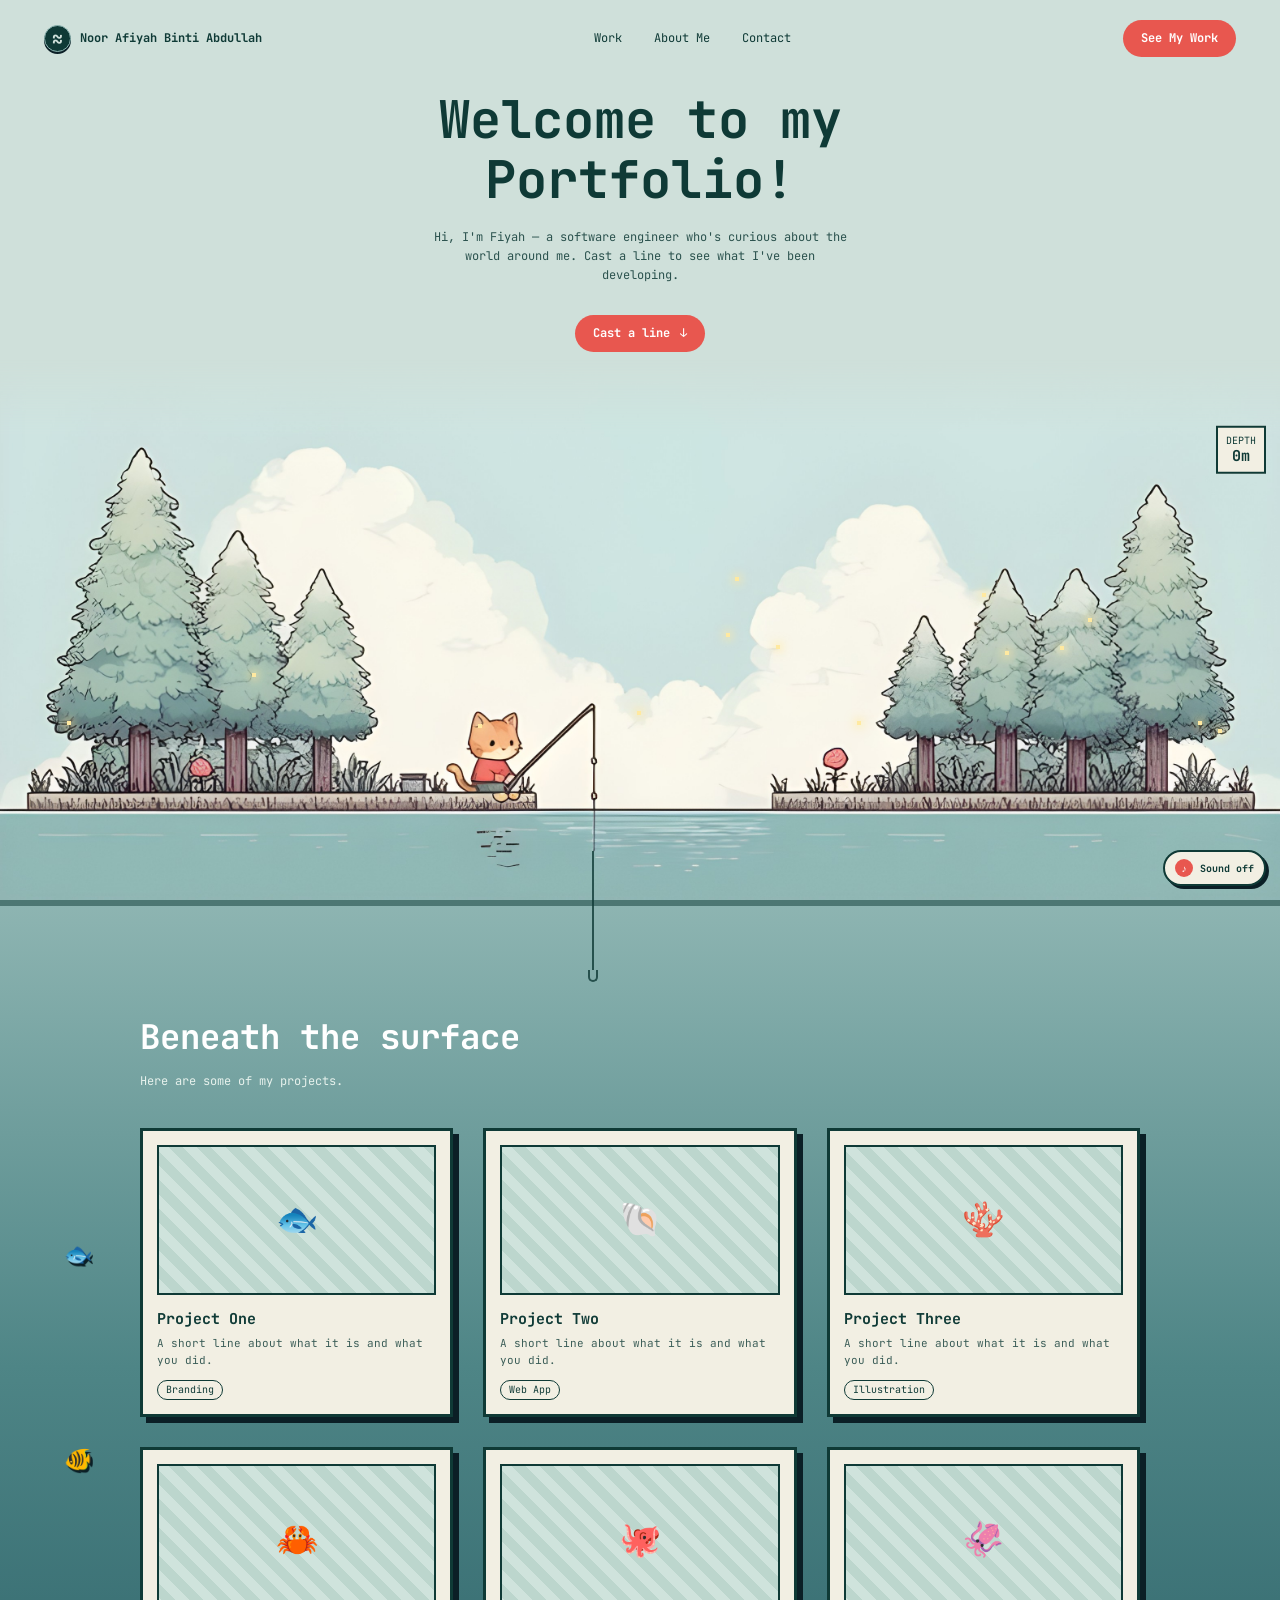
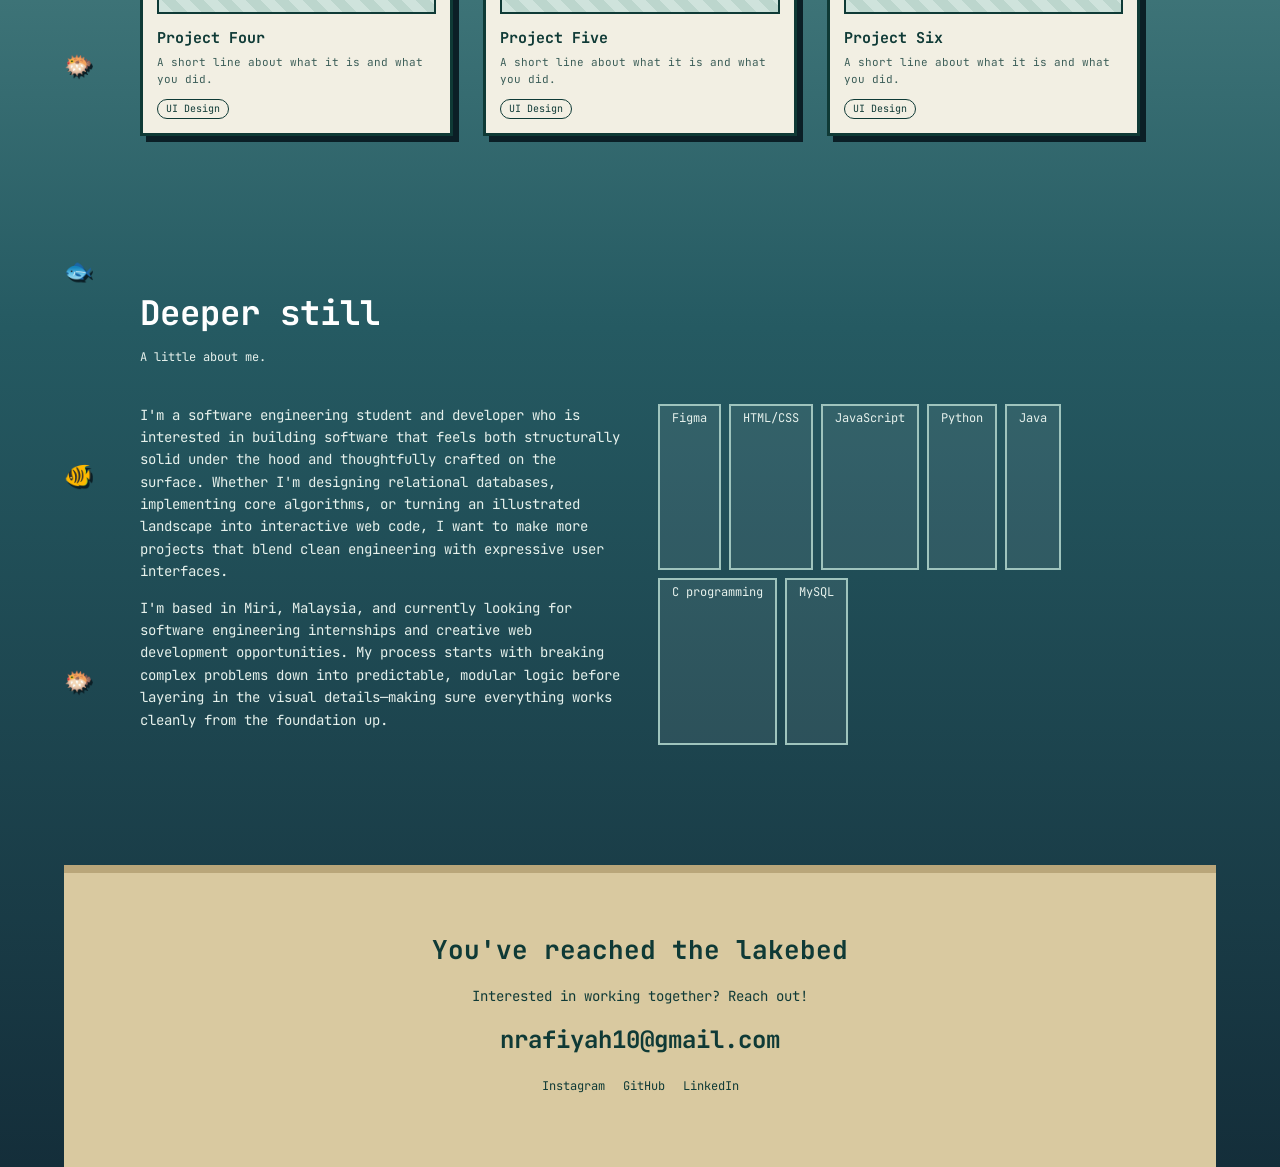
<file: index.html>
<!DOCTYPE html>
<html lang="en">
  <head>
    <meta charset="utf-8">
    <meta name="viewport" content="width=device-width, initial-scale=1, viewport-fit=cover">
    <title>Fiyah's Portfolio</title>
    <meta name="description" content="Noor Afiyah Binti Abdullah's software engineering portfolio.">
    <meta property="og:title" content="Fiyah's Portfolio">
    <meta property="og:description" content="Software engineering projects, skills, and contact details.">
    <meta property="og:image" content="https://fiyaaaare.github.io/portfolio/scene.jpeg">
    <meta property="og:url" content="https://fiyaaaare.github.io/portfolio/">
    <meta property="og:type" content="website">
    <link
      href="https://fonts.googleapis.com/css2?family=JetBrains+Mono:wght@400;700&display=swap"
      rel="stylesheet"
    >
    <link rel="stylesheet" href="style.css">
  </head>

  <body>
    <div class="depth">
      DEPTH
      <b id="d">0m</b>
    </div>

    <button
      class="sound-toggle"
      id="sound-toggle"
      type="button"
      aria-label="Turn ambient lake sound on"
      aria-pressed="false"
    >
      <span class="sound-icon" aria-hidden="true">♪</span>
      <span class="sound-label">Sound off</span>
    </button>

    <div class="world" id="world">
      <nav>
        <a class="brand" href="#contact">
          <span class="brand-mark" aria-hidden="true">≈</span>
          <b>Noor Afiyah Binti Abdullah</b>
        </a>

        <div class="links">
          <a href="#work">Work</a>
          <a href="#about">About Me</a>
          <a href="#contact">Contact</a>
        </div>

        <a class="btn" href="#work">See My Work</a>
      </nav>

      <header class="hero" id="top">
        <h1>Welcome to my Portfolio!</h1>
        <p class="lede">
          Hi, I'm Fiyah — a software engineer who's curious about the world around me.
          Cast a line to see what I've been developing.
        </p>

        <div class="cta">
          <a class="btn" href="#work">
            Cast a line
            <span class="arrow">↓</span>
          </a>
        </div>

        <div
          class="sky-cloud"
          style="top: 9%; animation-duration: 140s"
        ></div>
        <div
          class="sky-cloud"
          style="top: 15%; width: 110px; animation-duration: 190s; animation-delay: -90s"
        ></div>
        <div
          class="bird"
          style="top: 12%; animation-duration: 38s; animation-delay: -8s"
        ></div>

        <div class="scene" id="scene">
          <img
            class="base"
            src="scene.jpeg"
            alt="Pixel-art pine forest beside a calm lake with a bunny fishing"
          >
          <div class="sway l">
            <img src="scene.jpeg" alt="">
          </div>
          <div class="sway r">
            <img src="scene.jpeg" alt="">
          </div>
          <div class="ripple"></div>
          <div class="ripple" style="animation-delay: -1.8s"></div>
          <div class="line" id="line">
            <div class="hook"></div>
          </div>
          <button
            class="easter-cat"
            id="easter-cat"
            type="button"
            aria-label="Secret cat"
          ></button>
        </div>
      </header>

      <section class="lake" id="lake">
        <div class="sec" id="work">
          <h2>Beneath the surface</h2>
          <p class="sub">Here are some of my projects.</p>

          <div class="grid">
            <article class="card">
              <div class="thumb">🐟</div>
              <h3>Project One</h3>
              <p>A short line about what it is and what you did.</p>
              <span class="tag">Branding</span>
            </article>

            <article class="card">
              <div class="thumb">🐚</div>
              <h3>Project Two</h3>
              <p>A short line about what it is and what you did.</p>
              <span class="tag">Web App</span>
            </article>

            <article class="card">
              <div class="thumb">🪸</div>
              <h3>Project Three</h3>
              <p>A short line about what it is and what you did.</p>
              <span class="tag">Illustration</span>
            </article>

            <article class="card">
              <div class="thumb">🦀</div>
              <h3>Project Four</h3>
              <p>A short line about what it is and what you did.</p>
              <span class="tag">UI Design</span>
            </article>

            <article class="card">
              <div class="thumb">🐙</div>
              <h3>Project Five</h3>
              <p>A short line about what it is and what you did.</p>
              <span class="tag">UI Design</span>
            </article>

            <article class="card">
              <div class="thumb">🦑</div>
              <h3>Project Six</h3>
              <p>A short line about what it is and what you did.</p>
              <span class="tag">UI Design</span>
            </article>
          </div>
        </div>

        <div class="sec" id="about">
          <h2>Deeper still</h2>
          <p class="sub">A little about me.</p>

          <div class="about">
            <div>
              <p>
                I'm a software engineering student and developer who is interested in
                building software that feels both structurally solid under the hood and
                thoughtfully crafted on the surface. Whether I'm designing relational
                databases, implementing core algorithms, or turning an illustrated
                landscape into interactive web code, I want to make more projects that
                blend clean engineering with expressive user interfaces.
              </p>
              <p>
                I'm based in Miri, Malaysia, and currently looking for software
                engineering internships and creative web development opportunities.
                My process starts with breaking complex problems down into predictable,
                modular logic before layering in the visual details—making sure
                everything works cleanly from the foundation up.
              </p>
            </div>

            <ul class="skills">
              <li>Figma</li>
              <li>HTML/CSS</li>
              <li>JavaScript</li>
              <li>Python</li>
              <li>Java</li>
              <li>C programming</li>
              <li>MySQL</li>
            </ul>
          </div>
        </div>

        <div class="floor" id="contact">
          <h2>You've reached the lakebed</h2>
          <p>Interested in working together? Reach out!</p>
          <a class="mail" href="mailto:nrafiyah10@gmail.com">
            nrafiyah10@gmail.com
          </a>

          <div class="soc">
            <a
              href="https://www.instagram.com/fiyaaaare"
              target="_blank"
              rel="noopener noreferrer"
            >Instagram</a>
            <a
              href="https://github.com/fiyaaaare"
              target="_blank"
              rel="noopener noreferrer"
            >GitHub</a>
            <a
              href="https://www.linkedin.com/in/noor-afiyah-binti-abdullah/"
              target="_blank"
              rel="noopener noreferrer"
            >LinkedIn</a>
          </div>
        </div>
      </section>
    </div>

    <script src="script.js"></script>
  </body>
</html>
</file>
<file: style.css>
:root {
  --sky: #cfe0da;
  --ink: #0f3a36;
  --coral: #e8574f;
  --cream: #f2efe3;
  box-sizing: border-box;
  padding-top: env(safe-area-inset-top, 0px);
  padding-bottom: env(safe-area-inset-bottom, 0px);
}

html {
  scroll-behavior: smooth;
  scroll-padding-top: 70px;
}

*,
*::before,
*::after {
  box-sizing: inherit;
}

body {
  margin: 0;
  background: #1a3640;
  color: var(--ink);
  font-family: "JetBrains Mono", ui-monospace, Menlo, Consolas, monospace;
  font-size: 14px;
  line-height: 1.6;
}

.world {
  position: relative;
  overflow: hidden;
}

/* Navigation */
nav {
  position: absolute;
  top: 0;
  right: 0;
  left: 0;
  z-index: 20;
  display: flex;
  align-items: center;
  justify-content: space-between;
  padding: 20px clamp(16px, 4vw, 44px);
  font-size: 12px;
}

nav a {
  color: var(--ink);
  text-decoration: none;
}

nav .brand {
  display: flex;
  align-items: center;
  gap: 9px;
  transition: color 0.2s ease, transform 0.2s ease;
}

nav .brand b {
  transition: letter-spacing 0.2s ease;
}

.brand-mark {
  display: grid;
  place-items: center;
  width: 27px;
  height: 27px;
  border: 1px solid #8eb5b2;
  border-radius: 50%;
  background: var(--ink);
  color: #cfe0da;
  font-size: 18px;
  font-weight: 700;
  line-height: 1;
  box-shadow: 0 2px 0 #0b1f26;
  transition:
    transform 0.25s ease,
    box-shadow 0.25s ease,
    background 0.25s ease;
}

nav .brand:hover,
nav .brand:focus-visible {
  color: var(--coral);
  transform: translateY(-2px);
}

nav .brand:hover b,
nav .brand:focus-visible b {
  letter-spacing: 0.025em;
}

nav .brand:hover .brand-mark,
nav .brand:focus-visible .brand-mark {
  transform: translateY(2px);
  background: #255a62;
  box-shadow: 0 0 0 4px #8eb5b233;
}

nav .brand:active {
  transform: translateY(0) scale(0.97);
}

nav .links {
  display: flex;
  gap: 28px;
}

nav .links a {
  position: relative;
  padding: 6px 2px;
  transition: color 0.2s ease, transform 0.2s ease;
}

nav .links a::after {
  content: "";
  position: absolute;
  right: 0;
  bottom: -2px;
  left: 0;
  height: 2px;
  border-radius: 99px;
  background: var(--coral);
  transform: scaleX(0);
  transition: transform 0.2s ease;
}

nav .links a:hover,
nav .links a:focus-visible {
  color: var(--coral);
  transform: translateY(-2px);
}

nav .links a:hover::after,
nav .links a:focus-visible::after {
  transform: scaleX(1);
}

nav .links a:active {
  transform: translateY(0) scale(0.94);
}

.btn {
  display: inline-block;
  padding: 9px 18px;
  border: 0;
  border-radius: 99px;
  background: var(--coral);
  color: #fff;
  font-size: 12px;
  font-weight: 700;
  text-decoration: none;
}

nav .btn {
  transition:
    background 0.2s ease,
    box-shadow 0.2s ease,
    transform 0.2s ease;
}

nav .btn:hover,
nav .btn:focus-visible {
  background: #c94640;
  box-shadow: 0 5px 0 #0f3a36;
  transform: translateY(-3px);
}

nav .btn:active {
  box-shadow: 0 2px 0 #0f3a36;
  transform: translateY(1px) scale(0.97);
}

nav .btn:hover {
  text-shadow: 0 1px 0 #962e2a;
}

/* Hero */
.hero {
  position: relative;
  height: max(760px, 100vh);
  padding-top: 90px;
  background: var(--sky);
  text-align: center;
}

.hero h1 {
  max-width: 640px;
  margin: 0 auto 18px;
  font-size: clamp(32px, 5.4vw, 52px);
  line-height: 1.15;
}

.hero p.lede {
  max-width: 430px;
  margin: 0 auto 30px;
  font-size: 12px;
  opacity: 0.85;
}

.cta {
  position: relative;
  z-index: 3;
  display: flex;
  justify-content: center;
  gap: 12px;
  margin-top: 26px;
}

.cta .btn {
  transition:
    box-shadow 0.2s ease,
    transform 0.2s ease,
    background 0.2s ease;
}

.cta .btn:hover,
.cta .btn:focus-visible {
  box-shadow: 0 5px 0 #0f3a36;
  transform: translateY(-3px);
}

.cta .btn:active {
  box-shadow: 0 2px 0 #0f3a36;
  transform: translateY(1px) scale(0.97);
}

.cta .btn:not(.alt):hover,
.cta .btn:not(.alt):focus-visible {
  background: #c94640;
}

.cta .arrow {
  display: inline-block;
  margin-left: 3px;
}

.cta a:first-child:hover .arrow,
.cta a:first-child:focus-visible .arrow {
  animation: dive-arrow 0.65s ease-in-out infinite alternate;
}

@keyframes dive-arrow {
  to {
    transform: translateY(3px);
  }
}

/* Underwater content */
.lake {
  position: relative;
  padding: 0 clamp(16px, 5vw, 64px);
  background: linear-gradient(#8eb5b2 0, #4e8586 25%, #255a62 55%, #142e3a 100%);
  color: #e6f1ec;
}

.lake::before {
  content: "";
  position: absolute;
  top: 0;
  right: 0;
  left: 0;
  height: 6px;
  background: #0f3a36;
  opacity: 0.5;
}

.sec {
  position: relative;
  z-index: 5;
  max-width: 1000px;
  margin: 0 auto;
  padding: 110px 0 40px;
}

.sec h2 {
  margin: 0 0 8px;
  color: #fff;
  font-size: clamp(24px, 3.6vw, 34px);
}

.sec .sub {
  margin: 0 0 36px;
  font-size: 12px;
  opacity: 0.8;
}

.grid {
  display: grid;
  grid-template-columns: repeat(auto-fit, minmax(260px, 1fr));
  gap: 30px;
}

.card {
  display: block;
  padding: 14px;
  border: 3px solid var(--ink);
  background: var(--cream);
  color: var(--ink);
  box-shadow: 6px 6px 0 #0b1f26;
  text-decoration: none;
  transition: transform 0.25s;
  animation: bob 6s ease-in-out infinite;
}

.card:nth-child(2n) {
  animation-delay: -2s;
}

.card:nth-child(3n) {
  animation-delay: -4s;
}

.card:hover,
.card:focus-visible {
  border-color: var(--coral);
  box-shadow:
    0 0 0 4px rgba(232, 87, 79, 0.22),
    10px 12px 0 #0b1f26;
  filter: brightness(1.05);
  transform: translate(-3px, -5px) rotate(-0.6deg);
}

.card:hover .thumb,
.card:focus-visible .thumb {
  border-color: var(--coral);
  background: repeating-linear-gradient(45deg, #d8eee5 0 10px, #c7dfd4 10px 20px);
}

@keyframes bob {
  50% {
    translate: 0 -7px;
  }
}

.thumb {
  display: grid;
  place-items: center;
  height: 150px;
  margin-bottom: 12px;
  border: 2px solid var(--ink);
  background: repeating-linear-gradient(45deg, #cfe3dc 0 10px, #bcd6cd 10px 20px);
  font-size: 34px;
}

.card h3 {
  margin: 0 0 4px;
  font-size: 15px;
}

.card p {
  margin: 0;
  font-size: 11px;
  opacity: 0.8;
}

.tag {
  display: inline-block;
  margin-top: 10px;
  padding: 1px 8px;
  border: 1px solid var(--ink);
  border-radius: 99px;
  font-size: 10px;
}

.about {
  display: grid;
  grid-template-columns: 1fr 1fr;
  gap: 36px;
}

.about p {
  margin: 0 0 14px;
}

.skills {
  display: flex;
  flex-wrap: wrap;
  gap: 8px;
  margin: 0;
  padding: 0;
  list-style: none;
}

.skills li {
  padding: 3px 12px;
  border: 2px solid #9fc4bd;
  background: #ffffff12;
  font-size: 12px;
}

.floor {
  position: relative;
  z-index: 5;
  margin-top: 80px;
  padding: 56px 16px 70px;
  border-top: 8px solid #b9a67a;
  background: #d9c9a0;
  color: var(--ink);
  text-align: center;
}

.floor h2 {
  margin: 0 0 8px;
  font-size: 26px;
}

.floor a.mail {
  position: relative;
  display: inline-block;
  color: var(--ink);
  font-size: clamp(16px, 3vw, 24px);
  font-weight: 700;
  text-decoration: none;
  transition: color 0.2s ease, transform 0.2s ease;
}

.floor a.mail::after {
  content: "";
  position: absolute;
  right: 0;
  bottom: -4px;
  left: 0;
  height: 3px;
  border-radius: 99px;
  background: var(--coral);
  transform: scaleX(0);
  transform-origin: left;
  transition: transform 0.25s ease;
}

.floor a.mail:hover,
.floor a.mail:focus-visible {
  color: #c94640;
  transform: translateY(-2px);
}

.floor a.mail:hover::after,
.floor a.mail:focus-visible::after {
  transform: scaleX(1);
}

.floor .soc {
  display: flex;
  justify-content: center;
  gap: 18px;
  margin-top: 18px;
  font-size: 12px;
}

.floor .soc a {
  position: relative;
  color: var(--ink);
  text-decoration: none;
  transition: color 0.2s ease, transform 0.2s ease;
}

.floor .soc a::after {
  content: "";
  position: absolute;
  right: 0;
  bottom: -3px;
  left: 0;
  height: 2px;
  border-radius: 99px;
  background: var(--coral);
  transform: scaleX(0);
  transform-origin: left;
  transition: transform 0.2s ease;
}

.floor .soc a:hover,
.floor .soc a:focus-visible {
  color: #c94640;
  transform: translateY(-2px);
}

.floor .soc a:hover::after,
.floor .soc a:focus-visible::after {
  transform: scaleX(1);
}

/* Floating interface */
.bubble {
  position: absolute;
  bottom: -20px;
  z-index: 2;
  border: 2px solid #ffffff66;
  border-radius: 50%;
  animation: rise linear infinite;
}

@keyframes rise {
  to {
    transform: translateY(-110vh);
  }
}

.depth {
  position: fixed;
  top: 50%;
  right: 14px;
  z-index: 40;
  padding: 6px 8px;
  border: 2px solid var(--ink);
  background: var(--cream);
  color: var(--ink);
  font-size: 10px;
  line-height: 1.3;
  text-align: center;
  translate: 0 -50%;
}

.depth b {
  display: block;
  font-size: 15px;
}

.sound-toggle {
  position: fixed;
  right: 14px;
  bottom: 14px;
  z-index: 40;
  display: flex;
  align-items: center;
  gap: 7px;
  padding: 7px 10px;
  border: 2px solid var(--ink);
  border-radius: 99px;
  background: var(--cream);
  color: var(--ink);
  box-shadow: 3px 3px 0 #0b1f26;
  font-family: inherit;
  font-size: 10px;
  font-weight: 700;
  cursor: pointer;
}

.sound-toggle[aria-pressed="true"] {
  background: #bcd9c9;
}

.sound-icon {
  display: grid;
  place-items: center;
  width: 18px;
  height: 18px;
  border-radius: 50%;
  background: var(--coral);
  color: #fff;
}

.cursor-ripple {
  position: fixed;
  z-index: 80;
  width: 18px;
  height: 18px;
  margin: -9px 0 0 -9px;
  border: 2px solid #eff8f5;
  border-radius: 50%;
  pointer-events: none;
  animation: cursor-ripple 0.7s ease-out forwards;
}

@keyframes cursor-ripple {
  to {
    width: 54px;
    height: 54px;
    margin: -27px 0 0 -27px;
    opacity: 0;
  }
}

/* Swimming lake details */
.lake-fish {
  position: absolute;
  z-index: 3;
  font-size: 23px;
  pointer-events: none;
  filter: drop-shadow(2px 3px 0 #0b1f26);
  animation: swim-across var(--duration) linear infinite;
}

.lake-fish.reverse {
  animation-name: swim-across-reverse;
}

@keyframes swim-across {
  from {
    left: -60px;
    transform: scaleX(-1) translateY(0);
  }
  25% {
    transform: scaleX(-1) translateY(-18px);
  }
  50% {
    transform: scaleX(-1) translateY(8px);
  }
  75% {
    transform: scaleX(-1) translateY(-10px);
  }
  to {
    left: calc(100% + 60px);
    transform: scaleX(-1) translateY(0);
  }
}

@keyframes swim-across-reverse {
  from {
    right: -60px;
    transform: translateY(0);
  }
  25% {
    transform: translateY(-18px);
  }
  50% {
    transform: translateY(8px);
  }
  75% {
    transform: translateY(-10px);
  }
  to {
    right: calc(100% + 60px);
    transform: translateY(0);
  }
}

.reveal {
  opacity: 0;
  transform: translateY(28px);
  transition:
    opacity 0.7s ease,
    transform 0.7s cubic-bezier(0.2, 0.8, 0.2, 1);
}

.reveal.is-visible {
  opacity: 1;
  transform: translateY(0);
}

.card.reveal:nth-child(2) {
  transition-delay: 0.08s;
}

.card.reveal:nth-child(3) {
  transition-delay: 0.16s;
}

.card.reveal:nth-child(4) {
  transition-delay: 0.24s;
}

.card.reveal:nth-child(5) {
  transition-delay: 0.32s;
}

.card.reveal:nth-child(6) {
  transition-delay: 0.4s;
}

.easter-cat {
  position: absolute;
  bottom: 8%;
  left: 35.5%;
  z-index: 35;
  width: 11%;
  height: 31%;
  padding: 0;
  border: 0;
  border-radius: 12px;
  background: transparent;
  cursor: pointer;
  pointer-events: auto;
}

.easter-cat:focus-visible {
  outline: 3px dashed var(--cream);
  outline-offset: 3px;
}

.heart-pop {
  position: fixed;
  z-index: 90;
  font-size: 24px;
  pointer-events: none;
  animation: heart-pop 1.25s ease-out forwards;
}

@keyframes heart-pop {
  0% {
    opacity: 0;
    transform: translate(-50%, 0) scale(0.5);
  }
  15% {
    opacity: 1;
  }
  100% {
    opacity: 0;
    transform:
      translate(calc(-50% + var(--drift)), -150px)
      rotate(var(--turn))
      scale(1.35);
  }
}

@media (max-width: 720px) {
  .about {
    grid-template-columns: 1fr;
  }

  nav .links {
    display: none;
  }
}

@media (prefers-reduced-motion: reduce) {
  * {
    animation: none !important;
    scroll-behavior: auto;
  }
}

/* Living scene */
.scene {
  position: absolute;
  bottom: 0;
  left: 50%;
  z-index: 2;
  width: max(100%, 900px);
  aspect-ratio: 695 / 294;
  translate: -50% 0;
  pointer-events: none;
}

.scene img {
  position: absolute;
  inset: 0;
  display: block;
  width: 100%;
  height: 100%;
}

.scene .base {
  -webkit-mask-image: linear-gradient(#0000, #000 14%);
  mask-image: linear-gradient(#0000, #000 14%);
}

.sway {
  position: absolute;
  inset: 0;
}

.sway img {
  animation: sway 7s ease-in-out infinite alternate;
}

.sway.l {
  clip-path: inset(14% 71% 16.5% 3%);
}

.sway.l img {
  transform-origin: 16.5% 83%;
}

.sway.r {
  clip-path: inset(21% 3% 16.5% 68%);
}

.sway.r img {
  transform-origin: 82.7% 83%;
  animation-duration: 9s;
  animation-delay: -3s;
}

@keyframes sway {
  from {
    transform: rotate(-0.45deg);
  }
  to {
    transform: rotate(0.45deg);
  }
}

.px {
  position: absolute;
  pointer-events: none;
}

.sky-cloud {
  position: absolute;
  left: -260px;
  z-index: 1;
  width: 150px;
  height: 34px;
  background: #eef5f0;
  opacity: 0.85;
  clip-path: polygon(
    0 100%,
    0 60%,
    12% 60%,
    12% 35%,
    30% 35%,
    30% 0,
    60% 0,
    60% 30%,
    82% 30%,
    82% 55%,
    100% 55%,
    100% 100%
  );
  animation: cross linear infinite;
}

@keyframes cross {
  to {
    transform: translateX(calc(100vw + 520px));
  }
}

.bird {
  position: absolute;
  left: -40px;
  z-index: 1;
  width: 14px;
  height: 6px;
  animation: cross linear infinite;
}

.bird::before,
.bird::after {
  content: "";
  position: absolute;
  top: 0;
  width: 7px;
  height: 2px;
  background: #2f5a55;
  animation: flap 0.5s steps(2) infinite;
}

.bird::before {
  left: 0;
  transform-origin: right;
}

.bird::after {
  right: 0;
  transform-origin: left;
  animation-direction: reverse;
}

@keyframes flap {
  from {
    transform: rotate(-25deg);
  }
  to {
    transform: rotate(25deg);
  }
}

.ripple {
  position: absolute;
  top: 91%;
  left: 46.3%;
  width: 34px;
  height: 8px;
  margin: -4px 0 0 -17px;
  border: 1.5px solid #0f3a36;
  border-radius: 50%;
  opacity: 0;
  animation: ripple 3.6s ease-out infinite;
}

@keyframes ripple {
  0% {
    opacity: 0.8;
    transform: scale(0.2);
  }
  100% {
    opacity: 0;
    transform: scale(1.6);
  }
}

.glint {
  height: 2px;
  background: #e9f4f1;
  opacity: 0;
  animation: glint 5s ease-in-out infinite;
}

@keyframes glint {
  0%,
  100% {
    opacity: 0;
    transform: translateX(0);
  }
  50% {
    opacity: 0.7;
    transform: translateX(8px);
  }
}

.fly {
  width: 4px;
  height: 4px;
  background: #ffe9a0;
  box-shadow: 0 0 8px 3px #ffe9a088;
  animation:
    fly ease-in-out infinite alternate,
    tw 3s ease-in-out infinite;
}

@keyframes fly {
  to {
    transform: translate(var(--dx), var(--dy));
  }
}

@keyframes tw {
  50% {
    opacity: 0.25;
  }
}

.leaf {
  width: 5px;
  height: 5px;
  background: #7fae8d;
  opacity: 0;
  animation: leaf linear infinite;
}

@keyframes leaf {
  0% {
    opacity: 0;
    transform: translate(0, 0) rotate(0);
  }
  10% {
    opacity: 1;
  }
  100% {
    opacity: 0;
    transform: translate(-120px, 150px) rotate(300deg);
  }
}

.line {
  position: absolute;
  top: 91%;
  left: 46.3%;
  z-index: 30;
  width: 2px;
  margin-left: -1px;
  background: #0f3a36;
  opacity: 0.8;
}

.hook {
  position: absolute;
  bottom: -12px;
  left: -4px;
  width: 10px;
  height: 12px;
  border: 2px solid #0f3a36;
  border-top: 0;
  border-radius: 0 0 8px 8px;
}
</file>
